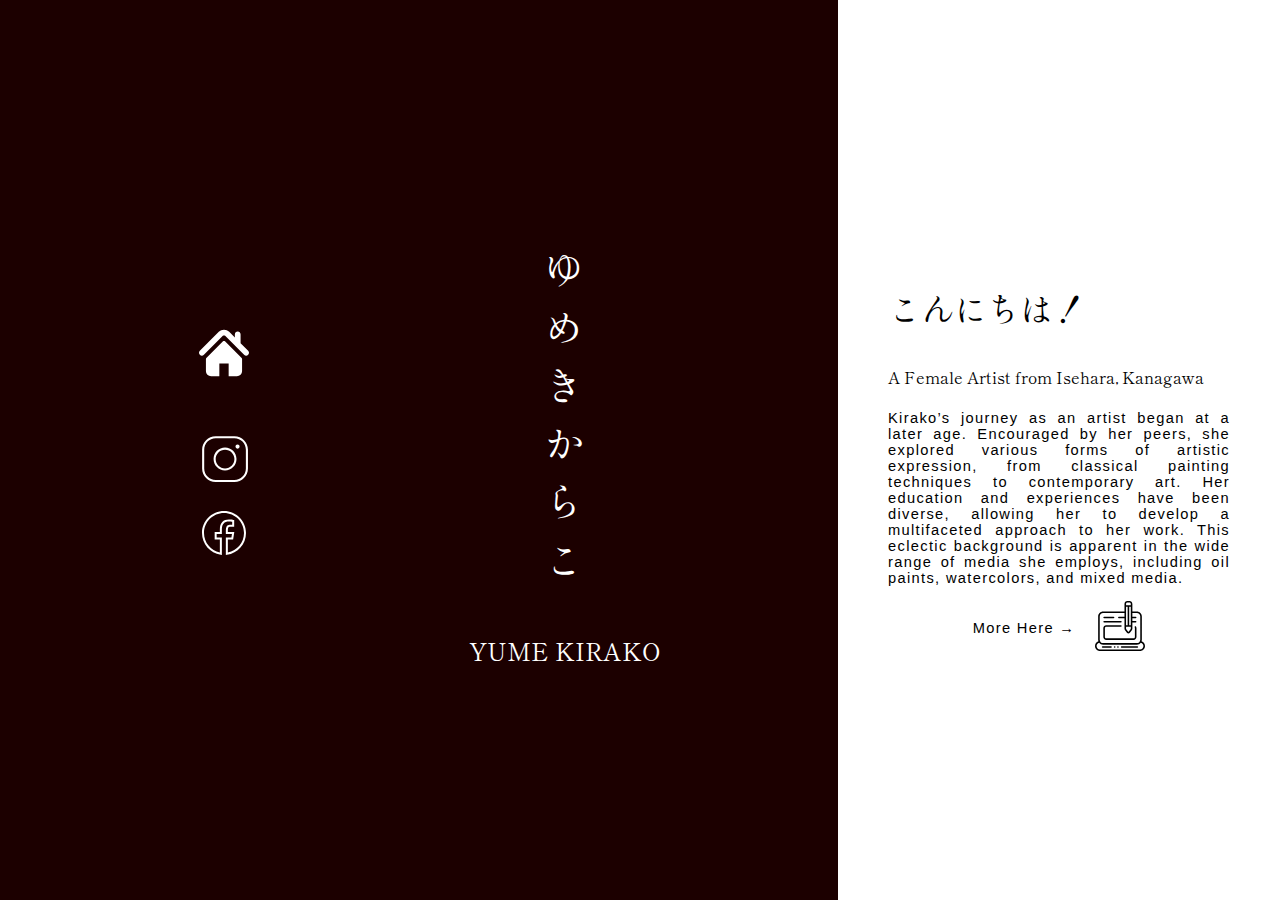
<file: index.html>
<!DOCTYPE html>
<html>
    <head>
        <meta charset="UTF-8">
        <meta name="viewport" content="width=device-width, initial-scale=1.0">
        <title>Yume Kirako</title>
        <meta name="description" content="Her endless moments of artistic thoughts and creative way of enjoying daily life as a passionate artist.">
        <meta name ="author" content="Yume Kirako">
        <link rel="stylesheet" href="style/index.css">
    </head>
    <body>
        <header>
            <nav class="links">
                <nav id="home">
                    <a href="index.html"><img src="icons/home.svg"></a>
                </nav>
                <nav id="socials">
                    <a href="https://www.instagram.com/yumekirako?igsh=MzRlODBiNWFlZA==" target="_blank"><img src="icons/ig.svg"></a>
                    <a href="https://www.facebook.com/yumekirako1" target="_blank"><img src="icons/facebook.svg"></a>
                </nav>
            </nav>
            <div class="headertexts">
                <h1>ゆ<br>
                    め<br>
                    き<br>
                    か<br>
                    ら<br>
                    こ
                </h1>
                <h2>YUME KIRAKO</h2>
            </div>
        </header>
        <main>
            <div class="introduction">
                <h3>こんにちは！</h3>
                <h4>A Female Artist from Isehara, Kanagawa </h4>
                <p>Kirako’s journey as an artist began at a later age. Encouraged by her peers, she explored various forms of artistic expression, from classical painting techniques to contemporary art. Her education and experiences have been diverse, allowing her to develop a multifaceted approach to her work. This eclectic background is apparent in the wide range of media she employs, including oil paints, watercolors, and mixed media.</p>
            </div>
            <div class="more">
                <a href="paintings.html" target="_blank"><p class="arrow">More Here →</p></a>
                <a href="paintings.html" target="_blank"><img src="icons/blog.svg"></a>
            </div>
        </main>
    </body>
</html>
</file>
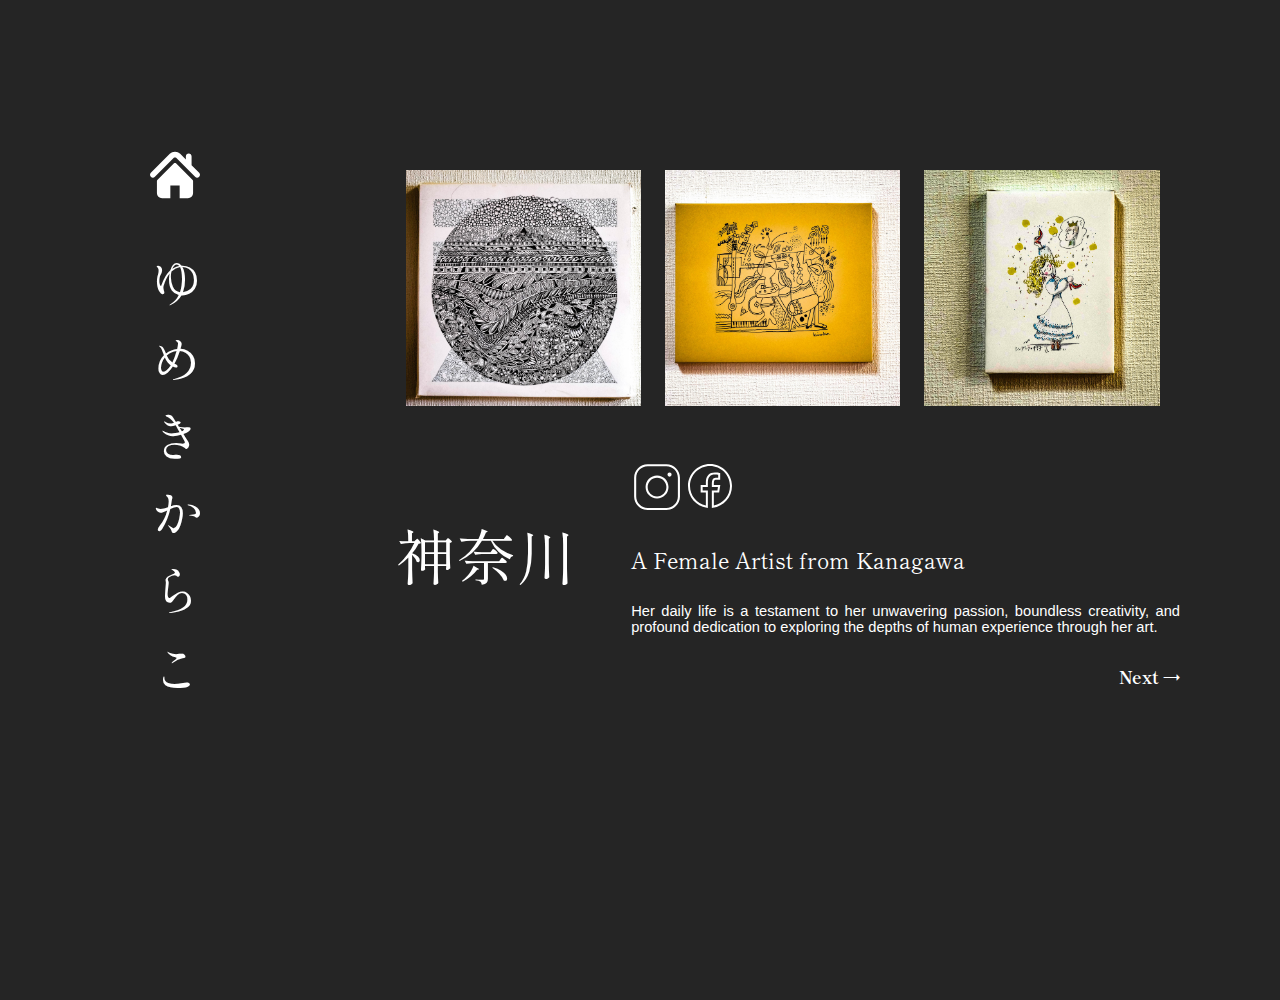
<file: paintings.html>
<!DOCTYPE html>
<html>
    <head>
        <meta charset="UTF-8">
        <meta name="viewport" content="width=device-width, initial-scale=1.0">
        <title>Artworks</title>
        <meta name="description" content="She has always exhibited a deep enthusiasm for the arts. This fervor is not merely a passion but a defining aspect of her identity, shaped by a combination of personal experiences, cultural influences, and a profound connection to the world around her.">
        <meta name ="author" content="Yume Kirako">
        <link rel="stylesheet" href="style/paintings.css">
    </head>
    <body>
        <header>
            <nav class="home">
                <a href="index.html"><img src="icons/home.svg"></a>
            </nav>
            <h1>ゆ<br>
                め<br>
                き<br>
                か<br>
                ら<br>
                こ
            </h1>
        </header>
        <main>
            <div class="paintings">
                <img src="images/painting-1.jpg">
                <img src="images/painting-2.jpg">
                <img src="images/painting-3.jpg">
            </div>
            <div class="texts">
                <section class="kanji">
                    <h2>神奈川</h2>
                </section>
                <section class="socials">
                    <section id="social-icons">
                        <a href="https://www.instagram.com/yumekirako?igsh=MzRlODBiNWFlZA==" target="_blank"><img src="icons/ig.svg"></a>
                        <a href="https://www.facebook.com/yumekirako1" target="_blank"><img src="icons/facebook.svg"></a>
                    </section>
                    <h4>A Female Artist from Kanagawa </h4>
                    <p>Her daily life is a testament to her unwavering passion, boundless creativity, and profound dedication to exploring the depths of human experience through her art. </p>
                    <a href="artwork.html"><h5>Next →</h5></a>
                </section>
            </div>
        </main>
        <footer></footer>
    </body>
</html>
</file>
<file: style/index.css>
@import url('https://fonts.googleapis.com/css2?family=Shippori+Mincho&display=swap');

html {
    font-family: "Shippori Mincho", serif; /* Apply font to entire page */
}
h1,h2,h3,h4{
    font-family: "Shippori Mincho", serif;
    font-weight: 400;
}

p{
    font-family:'Segoe UI', Tahoma, Geneva, Verdana, sans-serif;
    font-weight:lighter;
    font-size: 11pt;
    letter-spacing: 1pt;
    text-align: justify;
}
:root {
    --primary-color: #2D2D2D;
    --secondary-color: #D8AB7C;
    --accent1-color: #989428;
    --accent2-color: #B68F62;

    --heading-font: 'Shippori Mincho', serif;
    --paragraph-font: 'Inter', sans-serif;

    --nav-link-color: #ffffff;
    --nav-hover-link-color: #FF9100;
    --nav-hover-background-color: #000000;
}

html, body {
    padding: 0;
    margin: 0;
    height: 100%;
}

body {
    display: flex;
    max-width: 100%;
    flex-direction: row;
}

header {
    position: relative;
    width: 70%;
    display: flex;
    flex-direction: row;
    padding: 20px;
    margin: 0;
    height: auto;
    justify-content: center;
    align-items: center;
    align-content: center;
    column-gap: 200px;
    background-color: #1c0000;
}

header::before {
    content: "";
    position: absolute;
    top: 0;
    left: 0;
    width: 100%;
    height: 100%;
    background-image: url('https://images.unsplash.com/photo-1708434527353-42d55ed3db2e?q=80&w=1931&auto=format&fit=crop&ixlib=rb-4.0.3&ixid=M3wxMjA3fDB8MHxwaG90by1wYWdlfHx8fGVufDB8fHx8fA%3D%3D');
    background-size: cover;
    background-position: center;
    opacity: 0.3; /* Controls the opacity of the image */
    z-index: 1;
}

header > * {
    position: relative;
    z-index: 2;
}

main {
    width: 30%;
    display: flex;
    flex-direction: column;
    padding: 50px;
    margin: 0;
    justify-content: center;
    align-items: center;
    align-content: center;
    background-color: #ffffff;
}
.links{
    display: flex;
    flex-direction: column;
}

#home{
    padding:20px;
}
#home a img:hover{
    scale:1.2;
}
#socials {
    display: flex;
    flex-direction: column;
    padding:20px;
}
#socials img{
    padding: 10px 0;
}
#socials a img:hover{
    scale:1.2;
}
header{
    color:#ffffff;
}
.headertexts{
    display: flex;
    flex-direction: column;
    text-align: center;
}
.headertexts h1{
    font-size: 30pt;
}
.more{
    display: flex;
    flex-direction: row;
    justify-content: end;
    align-items: end;
    align-content: end;
    text-align: right;
}
.more a {
    display: flex;
    justify-content: flex-end;
    padding: 0 10px;
    text-decoration: none;
    color: #000000;
    background-color: transparent;
}

.more a img:hover{
    scale: 1.2;
}
.introduction h3{
    font-size: 25pt;
}
.arrow:hover{
    color:#FF9100;
}
</file>
<file: style/paintings.css>
@import url('https://fonts.googleapis.com/css2?family=Shippori+Mincho&display=swap');

html {
    font-family: "Shippori Mincho", serif; /* Apply font to entire page */
}
h1,h2,h3,h4{
    font-family: "Shippori Mincho", serif;
    font-weight: 400;
}

p{
    font-family:'Segoe UI', Tahoma, Geneva, Verdana, sans-serif;
    font-weight:lighter;
    font-size: 11pt;
    text-align: justify;
}
:root {
    --primary-color: #2D2D2D;
    --secondary-color: #D8AB7C;
    --accent1-color: #989428;
    --accent2-color: #B68F62;

    --heading-font: 'Shippori Mincho', serif;
    --paragraph-font: 'Inter', sans-serif;

    --nav-link-color: #ffffff;
    --nav-hover-link-color: #FF9100;
    --nav-hover-background-color: #000000;
}

html, body {
    padding: 50px;
    margin: 0;
    height: 100%;
    background-color: #252525;
}

body {
    display: flex;
    max-width: 100%;
    flex-direction: row;
    height: auto;
}
header{
    width: 20%;
    display: flex;
    flex-direction: column;
    padding: 50px;
}
header h1{
    color: #ffffff;
    font-size: 40pt;
}
.home{
    display: flex;
    flex-direction: column;
}
main{
    width: 80%;
    display: flex;
    flex-direction: column;
    justify-content: center;
    align-items: center;
    align-content: center;
}
.paintings{
    column-gap: 20px;
}
.paintings img{
    aspect-ratio: 2 / 2;
    width: 30%;
    padding: 0 10px;
    object-fit: cover;
}
.texts {
    display: flex;
    flex-direction: row;
    padding-top: 50px;
}
.kanji{
    width: 30%;
}
.socials{
    width: 70%;
}
.kanji h2{
    font-size: 45pt;
    color:#ffffff
}
.socials h4{
    font-size: 16pt;
    color:#ffffff
}
.socials p{
    color:#ffffff;
}
.socials h5{
    text-align: right;
    color: #ffffff;
    font-size: 13pt;
    text-decoration: none;
}
.socials a{
    text-decoration: none;
}
.socials h5:hover{
    color:#FF9100;
}
</file>
